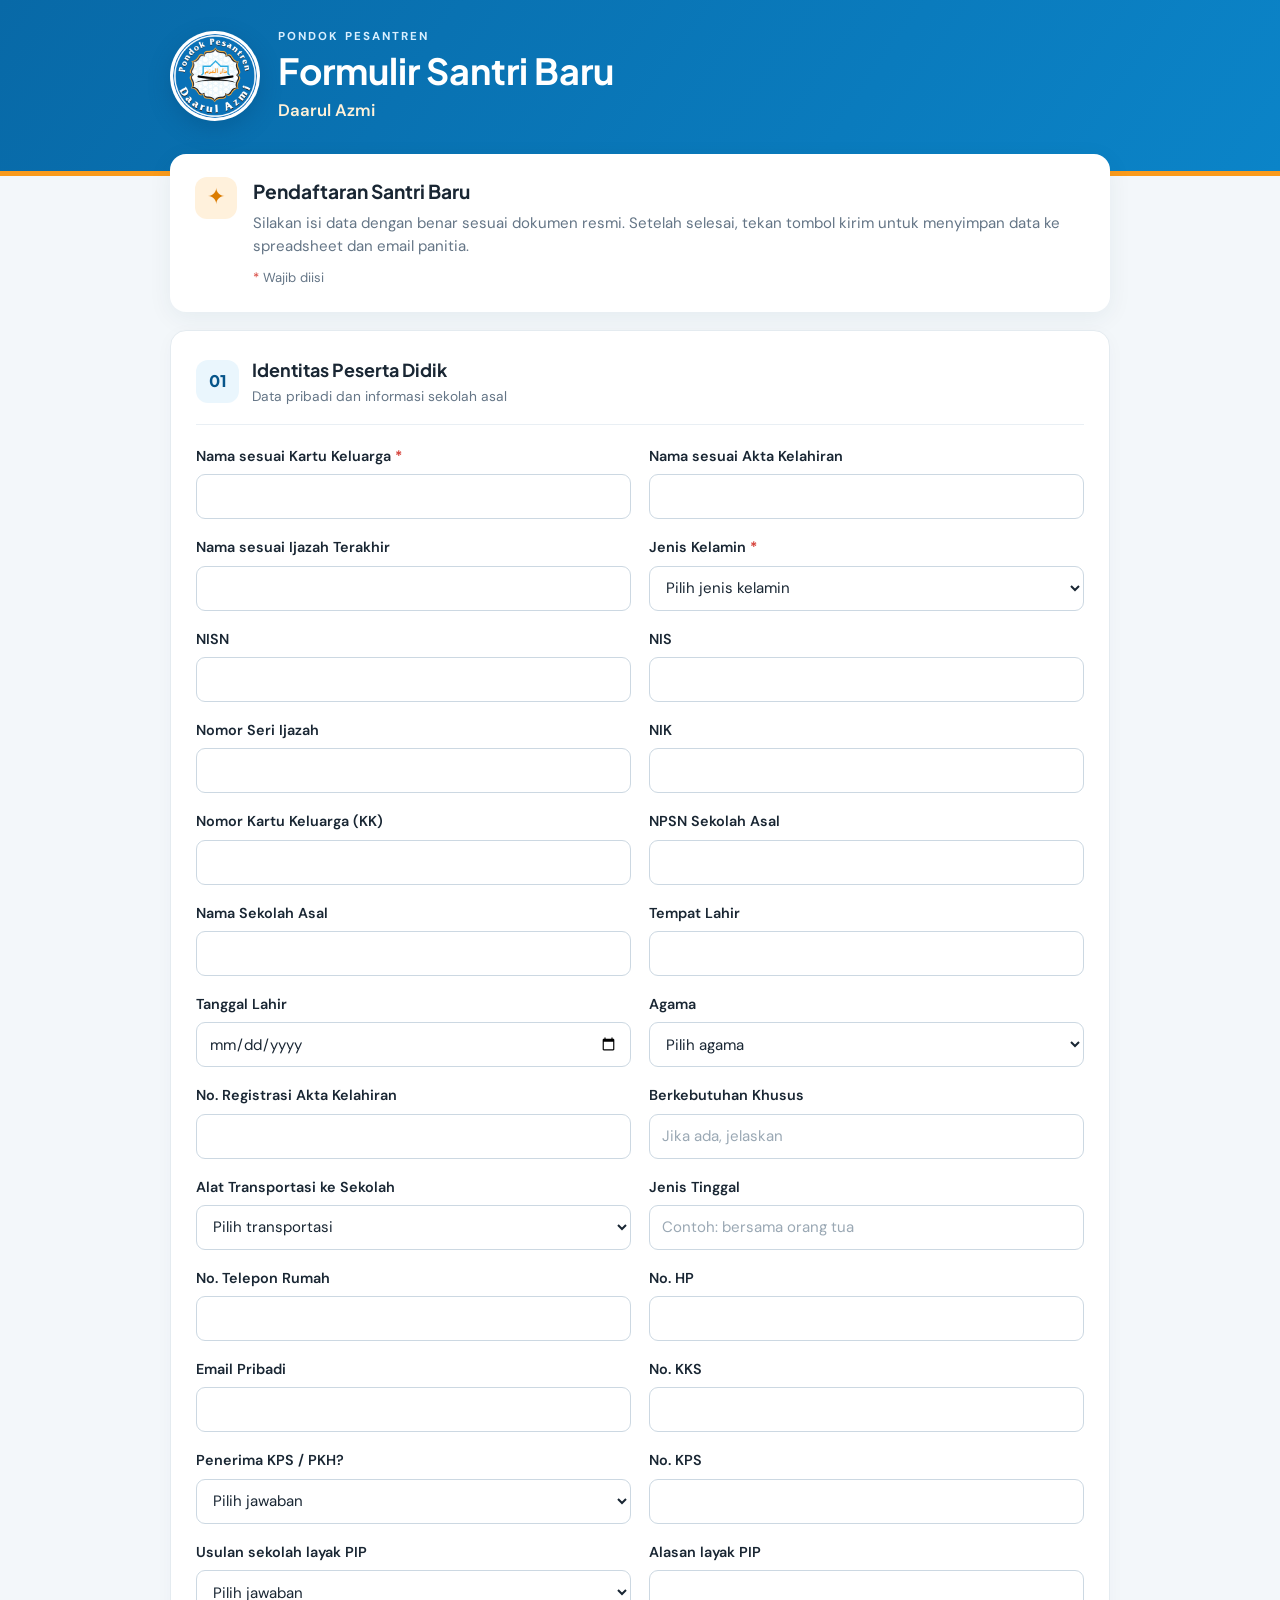
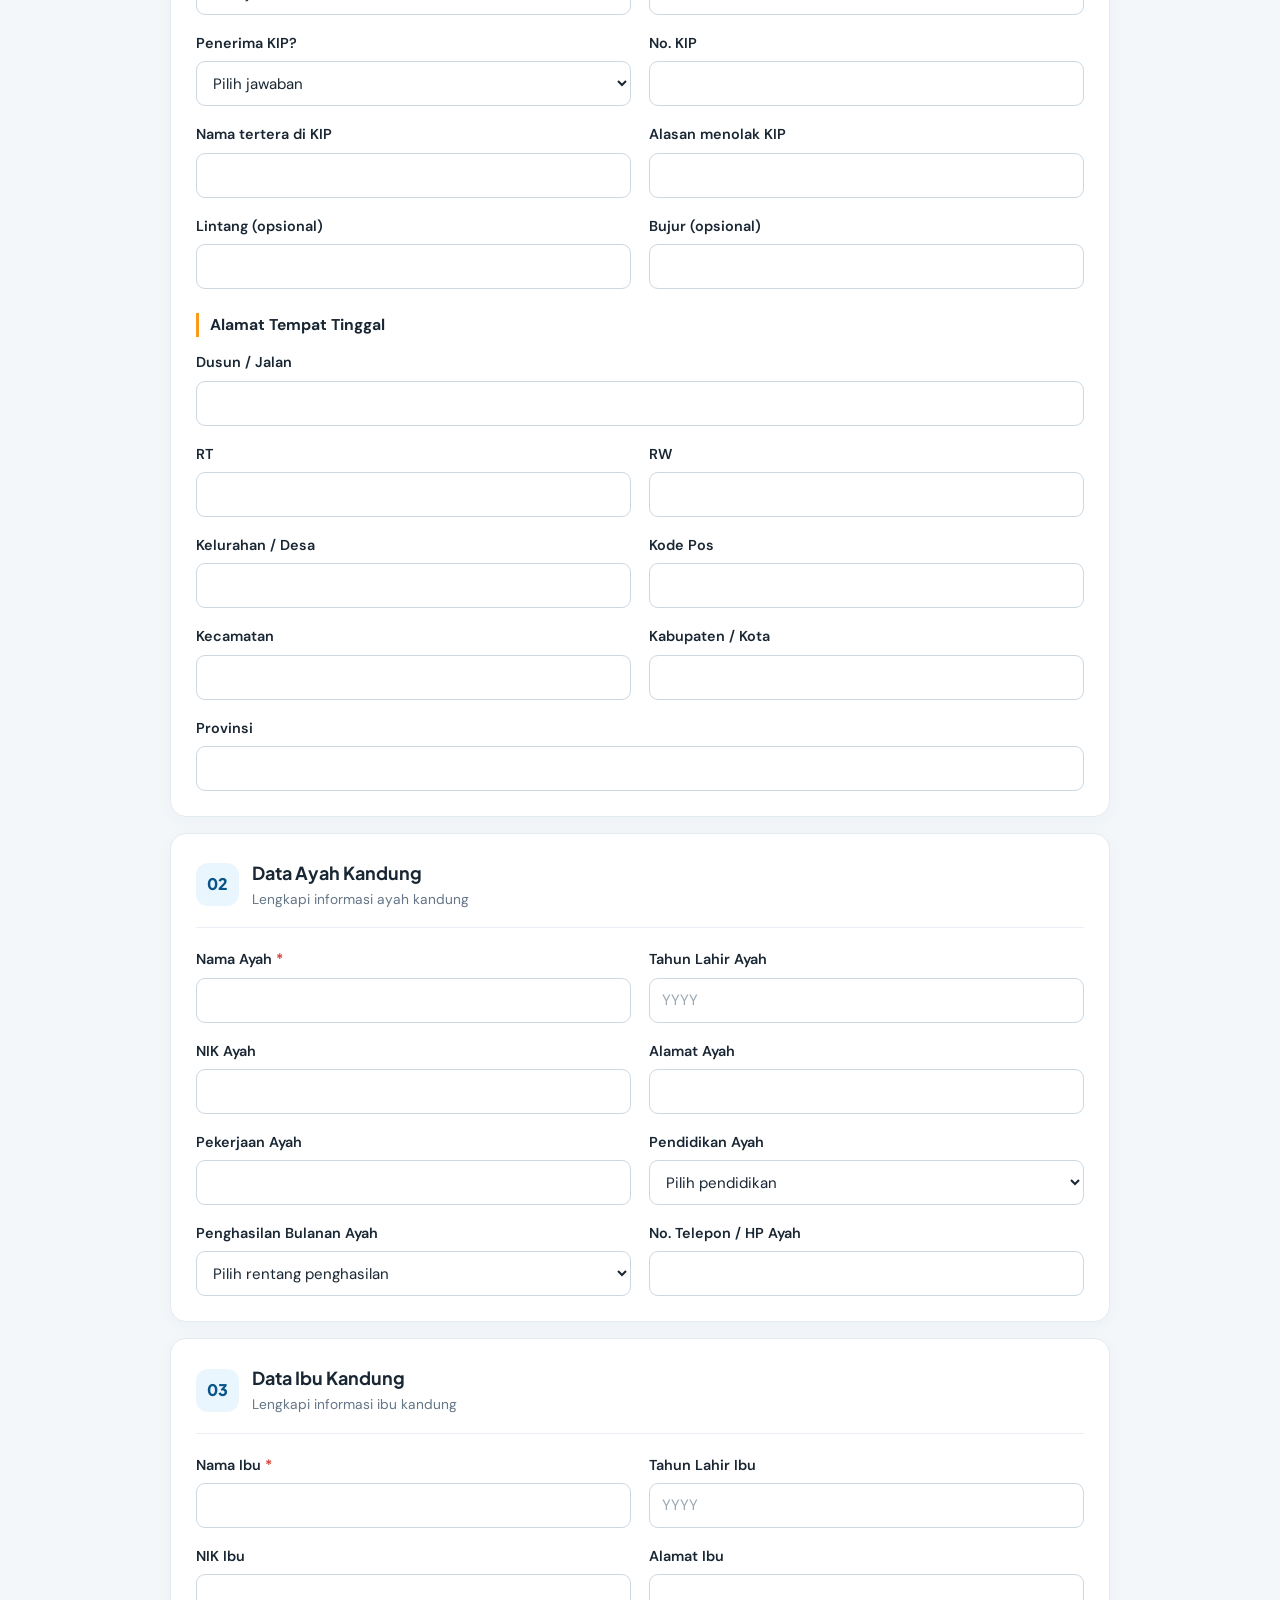
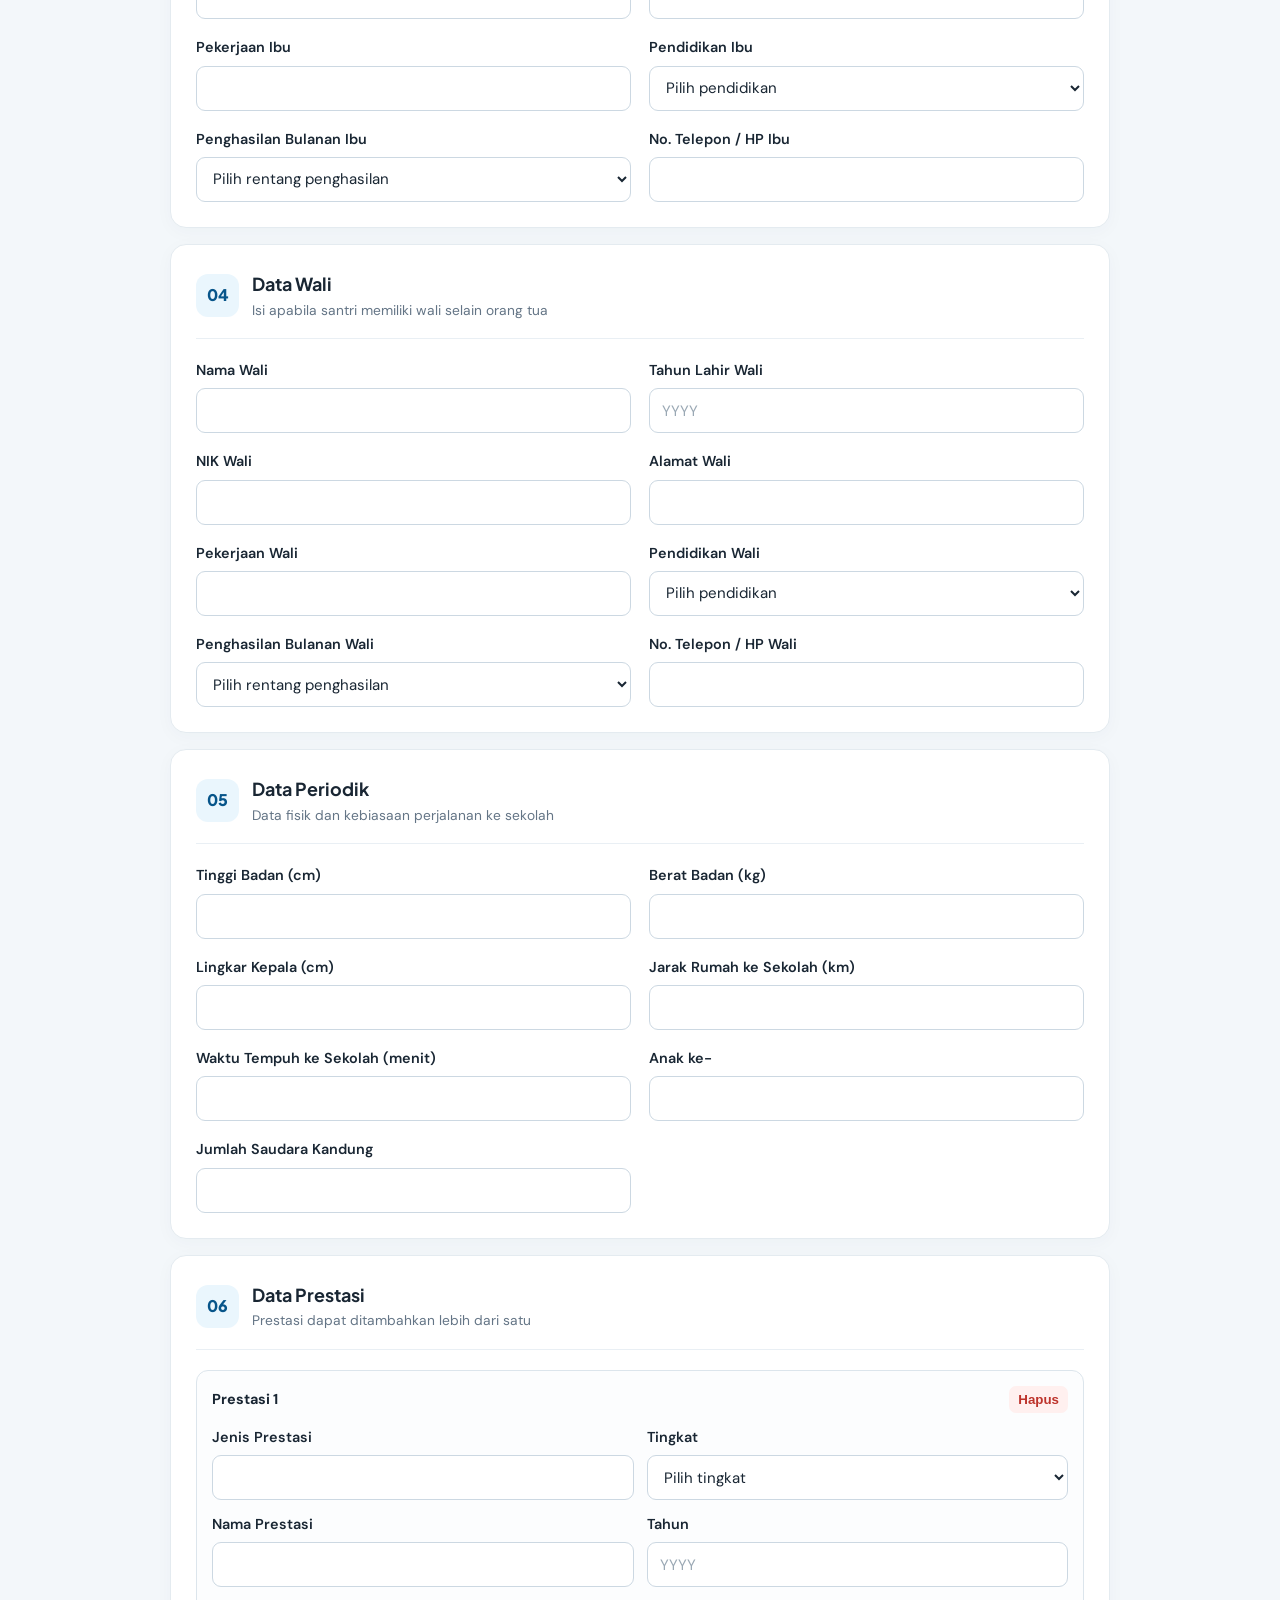
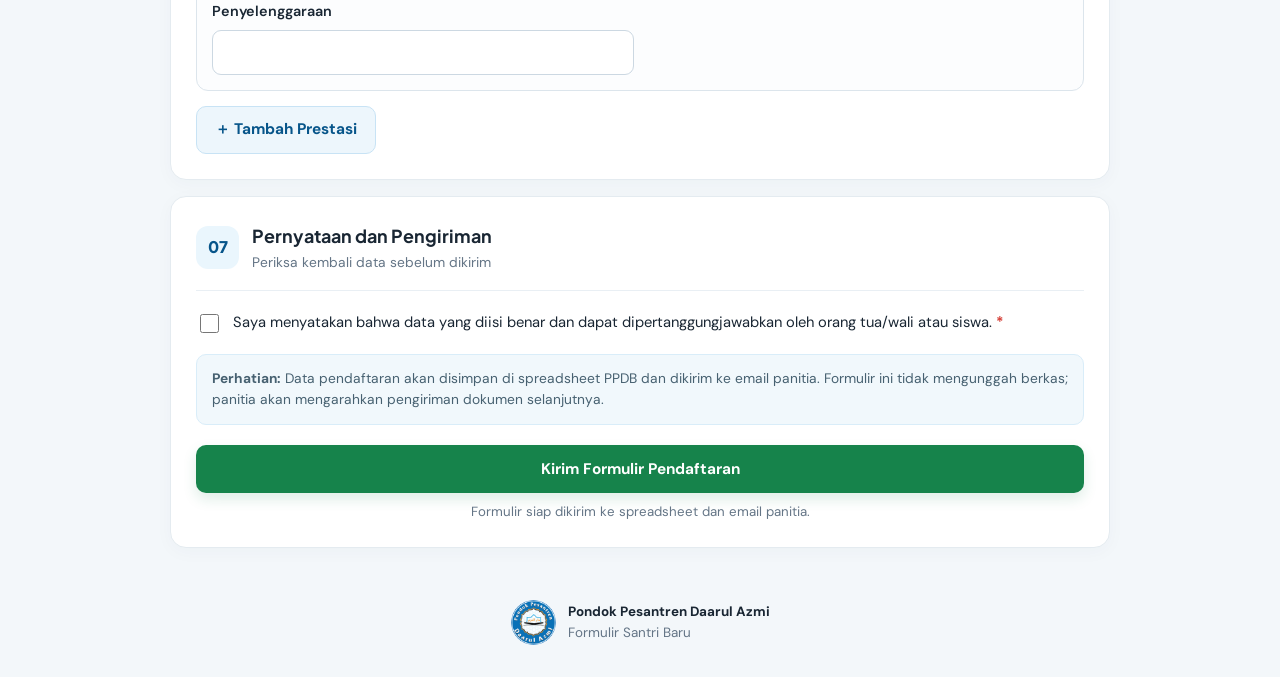
<file: index.html>
<!doctype html>
<html lang="id">
<head>
  <meta charset="utf-8">
  <meta name="viewport" content="width=device-width, initial-scale=1">
  <meta name="theme-color" content="#0877b9">
  <meta name="description" content="Formulir pendaftaran santri baru Pondok Pesantren Daarul Azmi. Data dikirim ke spreadsheet dan email panitia.">
  <link rel="canonical" href="https://form.daarulazmi.ponpes.id/">
  <meta property="og:type" content="website">
  <meta property="og:locale" content="id_ID">
  <meta property="og:site_name" content="Pondok Pesantren Daarul Azmi">
  <meta property="og:title" content="Formulir Santri Baru | Daarul Azmi">
  <meta property="og:description" content="Formulir pendaftaran santri baru Pondok Pesantren Daarul Azmi. Data dikirim ke spreadsheet dan email panitia.">
  <meta property="og:url" content="https://form.daarulazmi.ponpes.id/">
  <meta property="og:image" content="https://form.daarulazmi.ponpes.id/assets/social-preview.png">
  <meta property="og:image:width" content="1200">
  <meta property="og:image:height" content="630">
  <meta property="og:image:alt" content="Pratinjau formulir pendaftaran santri baru Pondok Pesantren Daarul Azmi">
  <meta name="twitter:card" content="summary_large_image">
  <meta name="twitter:title" content="Formulir Santri Baru | Daarul Azmi">
  <meta name="twitter:description" content="Formulir pendaftaran santri baru Pondok Pesantren Daarul Azmi. Data dikirim ke spreadsheet dan email panitia.">
  <meta name="twitter:image" content="https://form.daarulazmi.ponpes.id/assets/social-preview.png">
  <title>Formulir Santri Baru | Daarul Azmi</title>
  <link rel="icon" href="assets/logo-daarul-azmi.png">
  <link rel="stylesheet" href="style.css">
</head>
<body>
  <header class="site-header">
    <div class="brand">
      <img src="assets/logo-daarul-azmi.png" alt="Logo Pondok Pesantren Daarul Azmi" class="brand-logo">
      <div>
        <p class="eyebrow">PONDOK PESANTREN</p>
        <h1>Formulir Santri Baru</h1>
        <p class="brand-subtitle">Daarul Azmi</p>
      </div>
    </div>
  </header>

  <main class="page-wrap">
    <section class="intro">
      <span class="intro-icon" aria-hidden="true">✦</span>
      <div>
        <h2>Pendaftaran Santri Baru</h2>
        <p>Silakan isi data dengan benar sesuai dokumen resmi. Setelah selesai, tekan tombol kirim untuk menyimpan data ke spreadsheet dan email panitia.</p>
        <p class="required-note"><span>*</span> Wajib diisi</p>
      </div>
    </section>

    <form id="santriForm" action="" method="POST" target="_blank" rel="noopener">
      <div aria-hidden="true" style="position:absolute;left:-10000px;width:1px;height:1px;overflow:hidden">
        <label for="website">Jangan isi kolom ini</label>
        <input type="text" name="website" id="website" tabindex="-1" autocomplete="off">
      </div>
      <section class="form-section">
        <div class="section-heading"><span>01</span><div><h2>Identitas Peserta Didik</h2><p>Data pribadi dan informasi sekolah asal</p></div></div>
        <div class="form-grid">
          <label class="field"><span>Nama sesuai Kartu Keluarga <b>*</b></span><input name="nama_kk" required autocomplete="name"></label>
          <label class="field"><span>Nama sesuai Akta Kelahiran</span><input name="nama_akta"></label>
          <label class="field"><span>Nama sesuai Ijazah Terakhir</span><input name="nama_ijazah"></label>
          <label class="field"><span>Jenis Kelamin <b>*</b></span><select name="jenis_kelamin" required><option value="">Pilih jenis kelamin</option><option>Laki-laki</option><option>Perempuan</option></select></label>
          <label class="field"><span>NISN</span><input name="nisn" inputmode="numeric"></label>
          <label class="field"><span>NIS</span><input name="nis" inputmode="numeric"></label>
          <label class="field"><span>Nomor Seri Ijazah</span><input name="nomor_ijazah"></label>
          <label class="field"><span>NIK</span><input name="nik" inputmode="numeric" maxlength="16"></label>
          <label class="field"><span>Nomor Kartu Keluarga (KK)</span><input name="no_kk" inputmode="numeric" maxlength="16"></label>
          <label class="field"><span>NPSN Sekolah Asal</span><input name="npsn"></label>
          <label class="field"><span>Nama Sekolah Asal</span><input name="sekolah_asal"></label>
          <label class="field"><span>Tempat Lahir</span><input name="tempat_lahir"></label>
          <label class="field"><span>Tanggal Lahir</span><input name="tanggal_lahir" type="date"></label>
          <label class="field"><span>Agama</span><select name="agama"><option value="">Pilih agama</option><option>Islam</option><option>Kristen</option><option>Katolik</option><option>Hindu</option><option>Buddha</option><option>Konghucu</option><option>Lainnya</option></select></label>
          <label class="field"><span>No. Registrasi Akta Kelahiran</span><input name="registrasi_akta"></label>
          <label class="field"><span>Berkebutuhan Khusus</span><input name="kebutuhan_khusus" placeholder="Jika ada, jelaskan"></label>
          <label class="field"><span>Alat Transportasi ke Sekolah</span><select name="transportasi"><option value="">Pilih transportasi</option><option>Jalan kaki</option><option>Sepeda</option><option>Sepeda motor</option><option>Mobil pribadi</option><option>Angkutan umum</option><option>Diantar</option><option>Lainnya</option></select></label>
          <label class="field"><span>Jenis Tinggal</span><input name="jenis_tinggal" placeholder="Contoh: bersama orang tua"></label>
          <label class="field"><span>No. Telepon Rumah</span><input name="telepon_rumah" inputmode="tel"></label>
          <label class="field"><span>No. HP</span><input name="hp_santri" inputmode="tel"></label>
          <label class="field"><span>Email Pribadi</span><input name="email" type="email"></label>
          <label class="field"><span>No. KKS</span><input name="no_kks"></label>
          <label class="field"><span>Penerima KPS / PKH?</span><select name="penerima_kps_pkh"><option value="">Pilih jawaban</option><option>Ya</option><option>Tidak</option></select></label>
          <label class="field"><span>No. KPS</span><input name="no_kps"></label>
          <label class="field"><span>Usulan sekolah layak PIP</span><select name="usulan_pip"><option value="">Pilih jawaban</option><option>Ya</option><option>Tidak</option></select></label>
          <label class="field"><span>Alasan layak PIP</span><input name="alasan_pip"></label>
          <label class="field"><span>Penerima KIP?</span><select name="penerima_kip"><option value="">Pilih jawaban</option><option>Ya</option><option>Tidak</option></select></label>
          <label class="field"><span>No. KIP</span><input name="no_kip"></label>
          <label class="field"><span>Nama tertera di KIP</span><input name="nama_kip"></label>
          <label class="field"><span>Alasan menolak KIP</span><input name="alasan_menolak_kip"></label>
          <label class="field"><span>Lintang (opsional)</span><input name="lintang"></label>
          <label class="field"><span>Bujur (opsional)</span><input name="bujur"></label>
        </div>

        <h3 class="subsection-title">Alamat Tempat Tinggal</h3>
        <div class="form-grid">
          <label class="field full"><span>Dusun / Jalan</span><input name="alamat_jalan" autocomplete="street-address"></label>
          <label class="field"><span>RT</span><input name="rt" inputmode="numeric"></label>
          <label class="field"><span>RW</span><input name="rw" inputmode="numeric"></label>
          <label class="field"><span>Kelurahan / Desa</span><input name="desa"></label>
          <label class="field"><span>Kode Pos</span><input name="kode_pos" inputmode="numeric" maxlength="5"></label>
          <label class="field"><span>Kecamatan</span><input name="kecamatan"></label>
          <label class="field"><span>Kabupaten / Kota</span><input name="kabupaten_kota"></label>
          <label class="field full"><span>Provinsi</span><input name="provinsi"></label>
        </div>
      </section>

      <section class="form-section">
        <div class="section-heading"><span>02</span><div><h2>Data Ayah Kandung</h2><p>Lengkapi informasi ayah kandung</p></div></div>
        <div class="form-grid">
          <label class="field"><span>Nama Ayah <b>*</b></span><input name="nama_ayah" required></label>
          <label class="field"><span>Tahun Lahir Ayah</span><input name="tahun_lahir_ayah" inputmode="numeric" maxlength="4" placeholder="YYYY"></label>
          <label class="field"><span>NIK Ayah</span><input name="nik_ayah" inputmode="numeric" maxlength="16"></label>
          <label class="field"><span>Alamat Ayah</span><input name="alamat_ayah"></label>
          <label class="field"><span>Pekerjaan Ayah</span><input name="pekerjaan_ayah"></label>
          <label class="field"><span>Pendidikan Ayah</span><select name="pendidikan_ayah"><option value="">Pilih pendidikan</option><option>Tidak sekolah</option><option>SD/Sederajat</option><option>SMP/Sederajat</option><option>SMA/SMK/Sederajat</option><option>D1/D2/D3</option><option>S1/D4</option><option>S2</option><option>S3</option></select></label>
          <label class="field"><span>Penghasilan Bulanan Ayah</span><select name="penghasilan_ayah"><option value="">Pilih rentang penghasilan</option><option>Tidak berpenghasilan</option><option>Di bawah Rp1.000.000</option><option>Rp1.000.000–Rp2.000.000</option><option>Rp2.000.001–Rp3.000.000</option><option>Rp3.000.001–Rp5.000.000</option><option>Di atas Rp5.000.000</option></select></label>
          <label class="field"><span>No. Telepon / HP Ayah</span><input name="hp_ayah" inputmode="tel"></label>
        </div>
      </section>

      <section class="form-section">
        <div class="section-heading"><span>03</span><div><h2>Data Ibu Kandung</h2><p>Lengkapi informasi ibu kandung</p></div></div>
        <div class="form-grid">
          <label class="field"><span>Nama Ibu <b>*</b></span><input name="nama_ibu" required></label>
          <label class="field"><span>Tahun Lahir Ibu</span><input name="tahun_lahir_ibu" inputmode="numeric" maxlength="4" placeholder="YYYY"></label>
          <label class="field"><span>NIK Ibu</span><input name="nik_ibu" inputmode="numeric" maxlength="16"></label>
          <label class="field"><span>Alamat Ibu</span><input name="alamat_ibu"></label>
          <label class="field"><span>Pekerjaan Ibu</span><input name="pekerjaan_ibu"></label>
          <label class="field"><span>Pendidikan Ibu</span><select name="pendidikan_ibu"><option value="">Pilih pendidikan</option><option>Tidak sekolah</option><option>SD/Sederajat</option><option>SMP/Sederajat</option><option>SMA/SMK/Sederajat</option><option>D1/D2/D3</option><option>S1/D4</option><option>S2</option><option>S3</option></select></label>
          <label class="field"><span>Penghasilan Bulanan Ibu</span><select name="penghasilan_ibu"><option value="">Pilih rentang penghasilan</option><option>Tidak berpenghasilan</option><option>Di bawah Rp1.000.000</option><option>Rp1.000.000–Rp2.000.000</option><option>Rp2.000.001–Rp3.000.000</option><option>Rp3.000.001–Rp5.000.000</option><option>Di atas Rp5.000.000</option></select></label>
          <label class="field"><span>No. Telepon / HP Ibu</span><input name="hp_ibu" inputmode="tel"></label>
        </div>
      </section>

      <section class="form-section">
        <div class="section-heading"><span>04</span><div><h2>Data Wali</h2><p>Isi apabila santri memiliki wali selain orang tua</p></div></div>
        <div class="form-grid">
          <label class="field"><span>Nama Wali</span><input name="nama_wali"></label>
          <label class="field"><span>Tahun Lahir Wali</span><input name="tahun_lahir_wali" inputmode="numeric" maxlength="4" placeholder="YYYY"></label>
          <label class="field"><span>NIK Wali</span><input name="nik_wali" inputmode="numeric" maxlength="16"></label>
          <label class="field"><span>Alamat Wali</span><input name="alamat_wali"></label>
          <label class="field"><span>Pekerjaan Wali</span><input name="pekerjaan_wali"></label>
          <label class="field"><span>Pendidikan Wali</span><select name="pendidikan_wali"><option value="">Pilih pendidikan</option><option>Tidak sekolah</option><option>SD/Sederajat</option><option>SMP/Sederajat</option><option>SMA/SMK/Sederajat</option><option>D1/D2/D3</option><option>S1/D4</option><option>S2</option><option>S3</option></select></label>
          <label class="field"><span>Penghasilan Bulanan Wali</span><select name="penghasilan_wali"><option value="">Pilih rentang penghasilan</option><option>Tidak berpenghasilan</option><option>Di bawah Rp1.000.000</option><option>Rp1.000.000–Rp2.000.000</option><option>Rp2.000.001–Rp3.000.000</option><option>Rp3.000.001–Rp5.000.000</option><option>Di atas Rp5.000.000</option></select></label>
          <label class="field"><span>No. Telepon / HP Wali</span><input name="hp_wali" inputmode="tel"></label>
        </div>
      </section>

      <section class="form-section">
        <div class="section-heading"><span>05</span><div><h2>Data Periodik</h2><p>Data fisik dan kebiasaan perjalanan ke sekolah</p></div></div>
        <div class="form-grid">
          <label class="field"><span>Tinggi Badan (cm)</span><input name="tinggi_badan" type="number" min="0"></label>
          <label class="field"><span>Berat Badan (kg)</span><input name="berat_badan" type="number" min="0" step="0.1"></label>
          <label class="field"><span>Lingkar Kepala (cm)</span><input name="lingkar_kepala" type="number" min="0"></label>
          <label class="field"><span>Jarak Rumah ke Sekolah (km)</span><input name="jarak_sekolah" type="number" min="0" step="0.1"></label>
          <label class="field"><span>Waktu Tempuh ke Sekolah (menit)</span><input name="waktu_tempuh" type="number" min="0"></label>
          <label class="field"><span>Anak ke-</span><input name="anak_ke" type="number" min="1"></label>
          <label class="field"><span>Jumlah Saudara Kandung</span><input name="jumlah_saudara" type="number" min="0"></label>
        </div>
      </section>

      <section class="form-section">
        <div class="section-heading"><span>06</span><div><h2>Data Prestasi</h2><p>Prestasi dapat ditambahkan lebih dari satu</p></div></div>
        <div id="prestasiList" class="achievement-list"></div>
        <button type="button" class="button button-secondary" id="addPrestasi">＋ Tambah Prestasi</button>
      </section>

      <section class="form-section">
        <div class="section-heading"><span>07</span><div><h2>Pernyataan dan Pengiriman</h2><p>Periksa kembali data sebelum dikirim</p></div></div>
        <label class="consent">
          <input type="checkbox" name="persetujuan" id="persetujuan" required>
          <span>Saya menyatakan bahwa data yang diisi benar dan dapat dipertanggungjawabkan oleh orang tua/wali atau siswa. <b>*</b></span>
        </label>
        <div class="privacy-note"><strong>Perhatian:</strong> Data pendaftaran akan disimpan di spreadsheet PPDB dan dikirim ke email panitia. Formulir ini tidak mengunggah berkas; panitia akan mengarahkan pengiriman dokumen selanjutnya.</div>
        <button type="submit" class="button button-whatsapp" disabled>Kirim Formulir Pendaftaran</button>
        <p class="form-footnote" id="submitStatus" role="status" aria-live="polite">Pengiriman belum aktif. Panitia perlu memasang URL Apps Script terlebih dahulu.</p>
      </section>
    </form>
  </main>

  <footer class="site-footer">
    <img src="assets/logo-daarul-azmi.png" alt="" aria-hidden="true">
    <p><strong>Pondok Pesantren Daarul Azmi</strong><br>Formulir Santri Baru</p>
  </footer>
  <script src="script.js"></script>
</body>
</html>
</file>
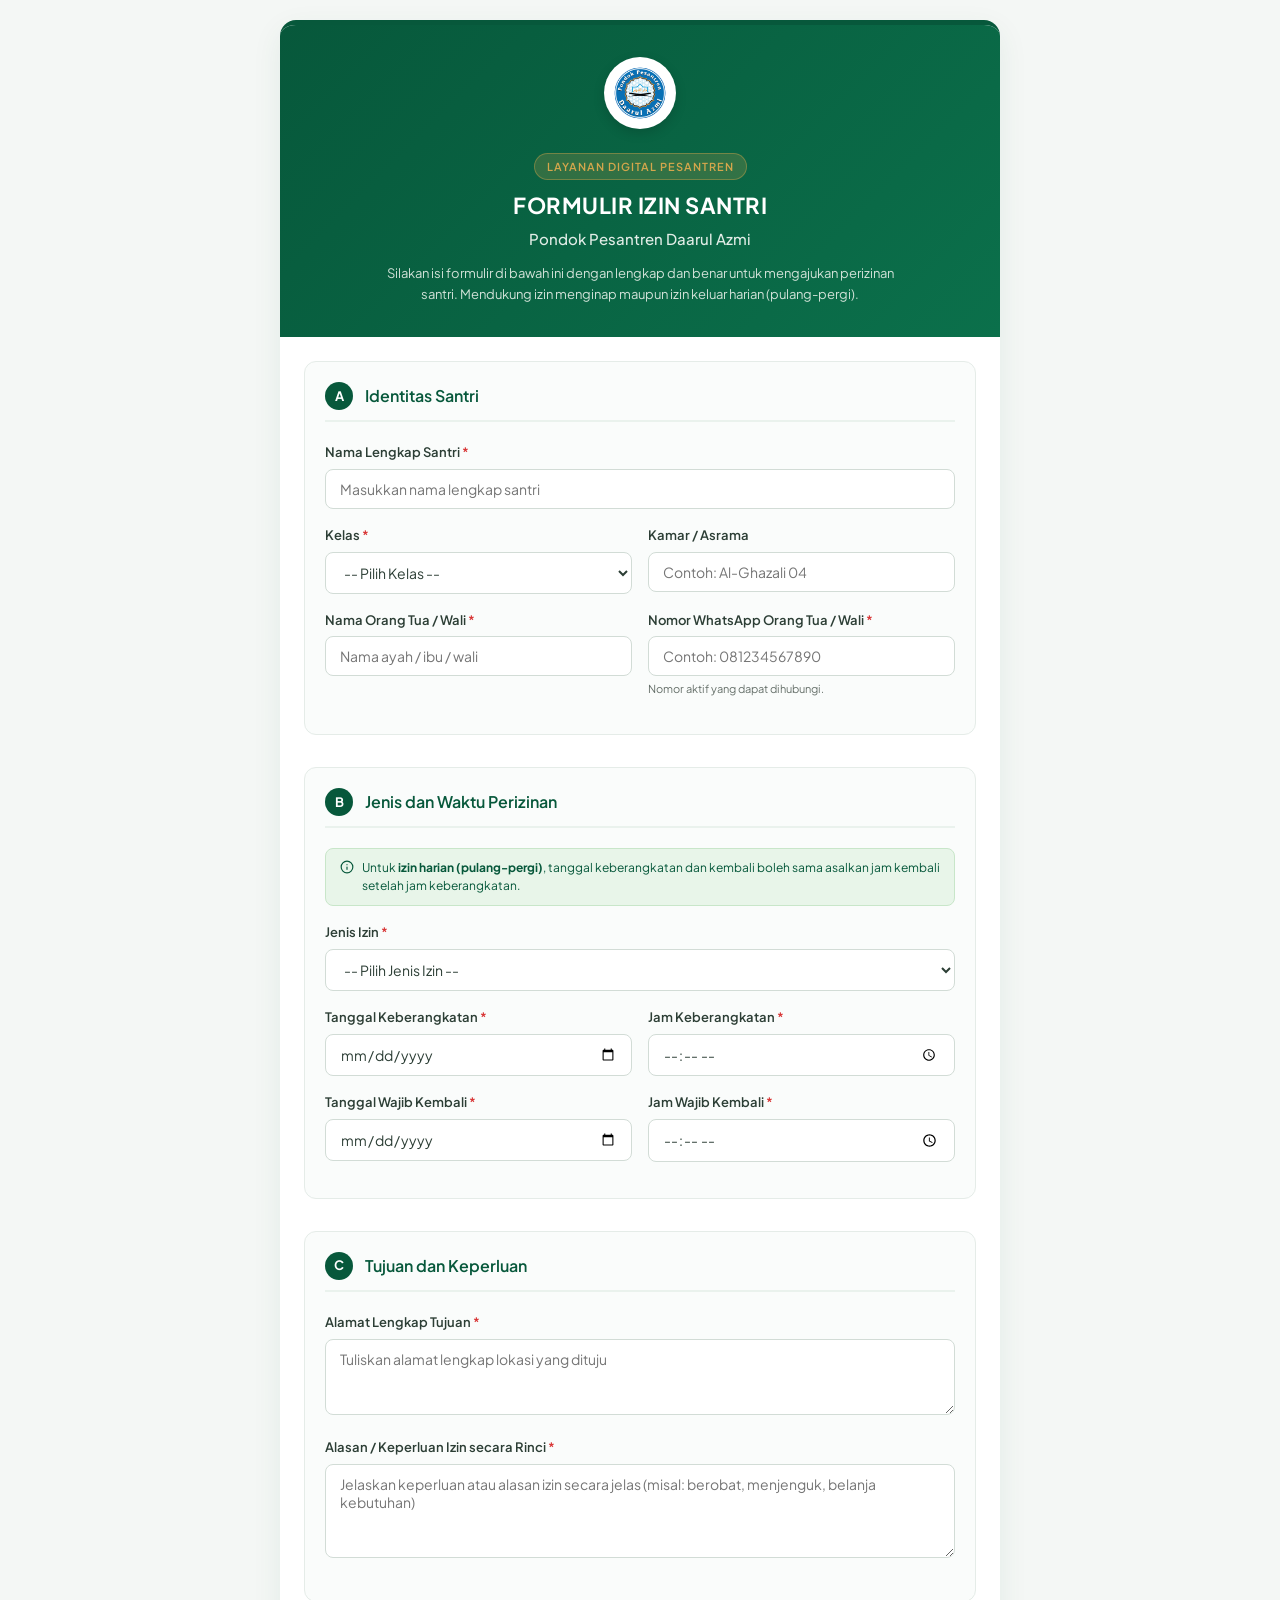
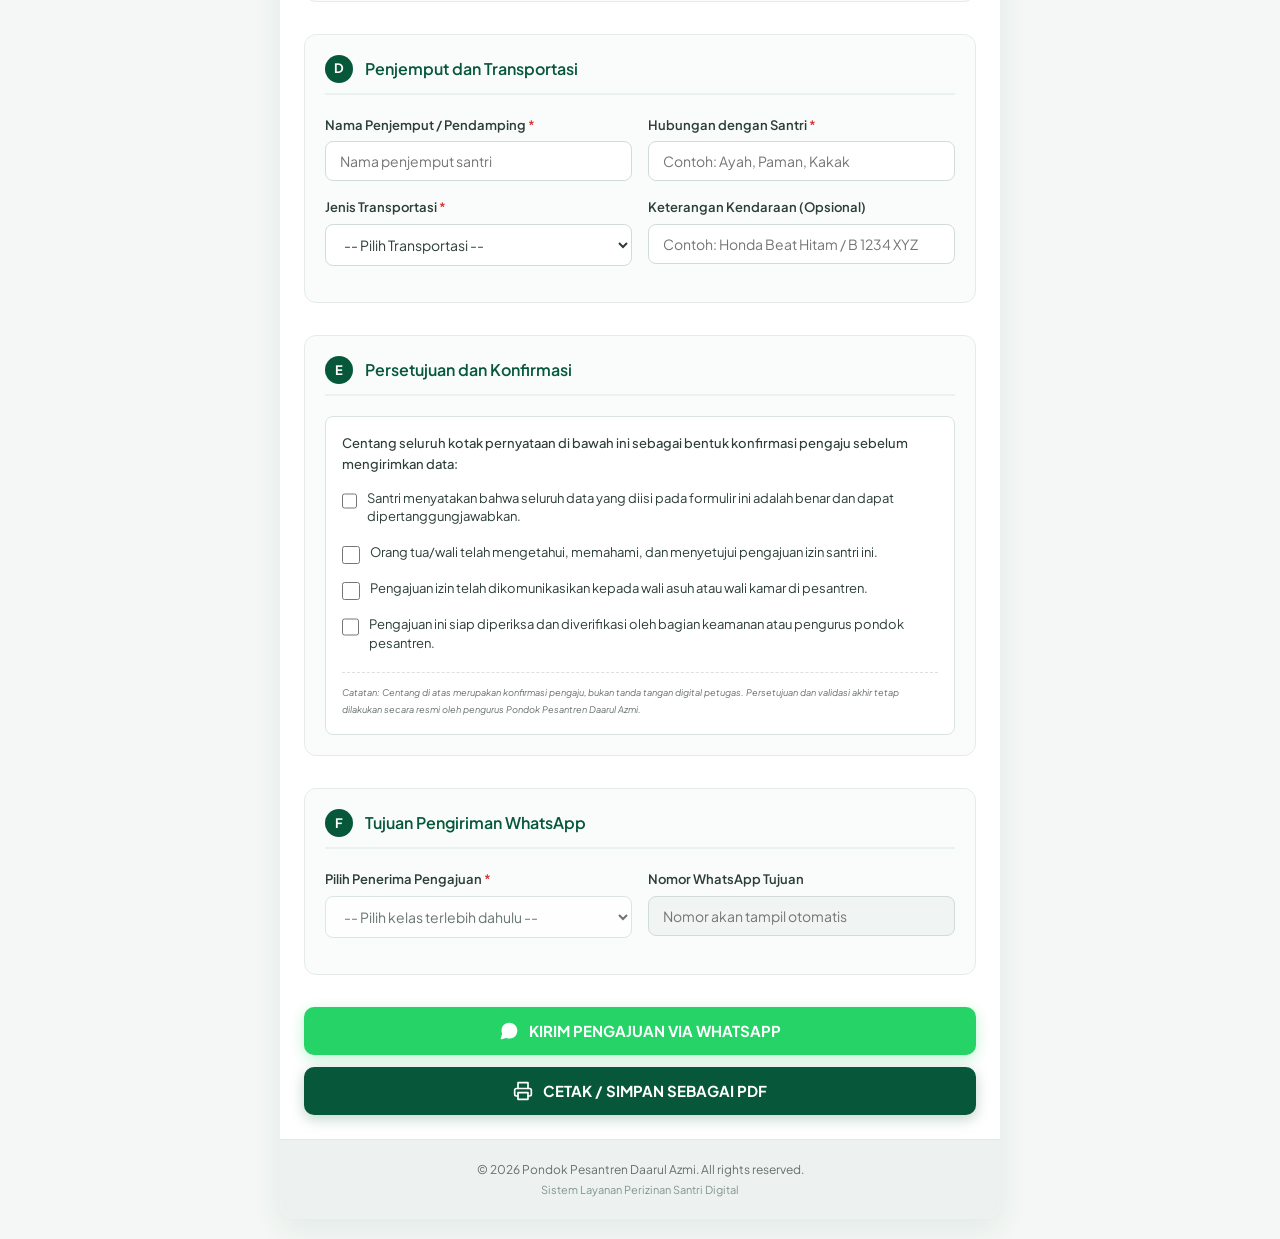
<file: izin/index.html>
<!DOCTYPE html>
<html lang="id">
<head>
    <meta charset="UTF-8">
    <meta name="viewport" content="width=device-width, initial-scale=1.0">
    <title>Formulir Izin Santri - Pondok Pesantren Daarul Azmi</title>
    <!-- Favicon -->
    <link rel="icon" type="image/png" href="assets/favicon.png">
    <!-- Open Graph / OG Tags untuk WhatsApp Preview -->
    <meta property="og:title" content="Formulir Izin Santri - Pondok Pesantren Daarul Azmi">
    <meta property="og:description" content="Ajukan izin santri secara online. Formulir digital perizinan santri Pondok Pesantren Daarul Azmi.">
    <meta property="og:image" content="https://form.daarulazmi.ponpes.id/izin/assets/izin-social-preview.jpg">
    <meta property="og:image:width" content="1200">
    <meta property="og:image:height" content="630">
    <meta property="og:image:alt" content="Formulir Izin Santri Pondok Pesantren Daarul Azmi">
    <meta property="og:url" content="https://form.daarulazmi.ponpes.id/izin/">
    <meta property="og:type" content="website">
    <meta property="og:site_name" content="Pondok Pesantren Daarul Azmi">
    <!-- Twitter Card -->
    <meta name="twitter:card" content="summary_large_image">
    <meta name="twitter:title" content="Formulir Izin Santri - Pondok Pesantren Daarul Azmi">
    <meta name="twitter:description" content="Ajukan izin santri secara online. Formulir digital perizinan santri Pondok Pesantren Daarul Azmi.">
    <meta name="twitter:image" content="https://form.daarulazmi.ponpes.id/izin/assets/izin-social-preview.jpg">
    <!-- Google Fonts -->
    <link rel="preconnect" href="https://fonts.googleapis.com">
    <link rel="preconnect" href="https://fonts.gstatic.com" crossorigin>
    <link href="https://fonts.googleapis.com/css2?family=Plus+Jakarta+Sans:wght@400;500;600;700&display=swap" rel="stylesheet">
    <!-- CSS Utama -->
    <link rel="stylesheet" href="css/style.css">
</head>
<body>
<div class="app-container">
    <!-- Header Section -->
    <header class="app-header">
        <div class="logo-container">
            <img src="assets/logo-daarulazmi.png" alt="Logo Pondok Pesantren Daarul Azmi" class="app-logo">
        </div>
        <div class="header-text">
            <span class="badge-sub">Layanan Digital Pesantren</span>
            <h1>FORMULIR IZIN SANTRI</h1>
            <h2>Pondok Pesantren Daarul Azmi</h2>
            <p>Silakan isi formulir di bawah ini dengan lengkap dan benar untuk mengajukan perizinan santri. Mendukung izin menginap maupun izin keluar harian (pulang-pergi).</p>
        </div>
    </header>

    <!-- Main Form -->
    <main>
        <form id="formIzinSantri" class="permission-form" novalidate>

            <!-- BAGIAN A: IDENTITAS SANTRI -->
            <section class="form-section">
                <div class="section-title">
                    <span class="step-number">A</span>
                    <h3>Identitas Santri</h3>
                </div>

                <div class="form-group">
                    <label for="namaSantri">Nama Lengkap Santri <span class="required">*</span></label>
                    <input type="text" id="namaSantri" name="namaSantri" placeholder="Masukkan nama lengkap santri" required>
                    <div class="error-message" id="err-namaSantri">Nama lengkap santri wajib diisi.</div>
                </div>

                <div class="form-row">
                    <div class="form-group">
                        <label for="kelasSantri">Kelas <span class="required">*</span></label>
                        <select id="kelasSantri" name="kelasSantri" required>
                            <option value="">-- Pilih Kelas --</option>
                            <!-- Dimuat dinamis dari config.js -->
                        </select>
                        <div class="error-message" id="err-kelasSantri">Silakan pilih kelas santri.</div>
                    </div>

                    <div class="form-group">
                        <label for="kamarSantri">Kamar / Asrama</label>
                        <input type="text" id="kamarSantri" name="kamarSantri" placeholder="Contoh: Al-Ghazali 04">
                    </div>
                </div>

                <div class="form-row">
                    <div class="form-group">
                        <label for="namaWali">Nama Orang Tua / Wali <span class="required">*</span></label>
                        <input type="text" id="namaWali" name="namaWali" placeholder="Nama ayah / ibu / wali" required>
                        <div class="error-message" id="err-namaWali">Nama orang tua/wali wajib diisi.</div>
                    </div>

                    <div class="form-group">
                        <label for="noWaWali">Nomor WhatsApp Orang Tua / Wali <span class="required">*</span></label>
                        <input type="tel" id="noWaWali" name="noWaWali" placeholder="Contoh: 081234567890" required>
                        <small class="form-hint">Nomor aktif yang dapat dihubungi.</small>
                        <div class="error-message" id="err-noWaWali">Nomor WhatsApp wali wajib diisi.</div>
                    </div>
                </div>
            </section>

            <!-- BAGIAN B: JENIS DAN WAKTU PERIZINAN -->
            <section class="form-section">
                <div class="section-title">
                    <span class="step-number">B</span>
                    <h3>Jenis dan Waktu Perizinan</h3>
                </div>
                <div class="section-hint">
                    <svg width="14" height="14" viewBox="0 0 24 24" fill="none" stroke="currentColor" stroke-width="2" stroke-linecap="round" stroke-linejoin="round"><circle cx="12" cy="12" r="10"></circle><line x1="12" y1="16" x2="12" y2="12"></line><line x1="12" y1="8" x2="12.01" y2="8"></line></svg>
                    <span>Untuk <strong>izin harian (pulang-pergi)</strong>, tanggal keberangkatan dan kembali boleh sama asalkan jam kembali setelah jam keberangkatan.</span>
                </div>

                <div class="form-group">
                    <label for="jenisIzin">Jenis Izin <span class="required">*</span></label>
                    <select id="jenisIzin" name="jenisIzin" required>
                        <option value="">-- Pilih Jenis Izin --</option>
                        <option value="Pulang sementara">Pulang sementara</option>
                        <option value="Izin keluar harian">Izin keluar harian</option>
                        <option value="Izin sakit">Izin sakit</option>
                        <option value="Izin acara keluarga">Izin acara keluarga</option>
                    </select>
                    <div class="info-hint" id="hintIzinHarian" style="display:none;">
                        <svg width="16" height="16" viewBox="0 0 24 24" fill="none" stroke="currentColor" stroke-width="2" stroke-linecap="round" stroke-linejoin="round"><circle cx="12" cy="12" r="10"></circle><line x1="12" y1="16" x2="12" y2="12"></line><line x1="12" y1="8" x2="12.01" y2="8"></line></svg>
                        <span><strong>Izin harian (pulang-pergi):</strong> Tanggal keberangkatan dan kembali boleh sama. Pastikan jam kembali lebih besar dari jam keberangkatan.</span>
                    </div>
                    <div class="error-message" id="err-jenisIzin">Pilih jenis izin yang diajukan.</div>
                </div>

                <div class="form-row">
                    <div class="form-group">
                        <label for="tglBerangkat">Tanggal Keberangkatan <span class="required">*</span></label>
                        <input type="date" id="tglBerangkat" name="tglBerangkat" required>
                        <div class="error-message" id="err-tglBerangkat">Tanggal keberangkatan wajib diisi.</div>
                    </div>

                    <div class="form-group">
                        <label for="jamBerangkat">Jam Keberangkatan <span class="required">*</span></label>
                        <input type="time" id="jamBerangkat" name="jamBerangkat" required>
                        <div class="error-message" id="err-jamBerangkat">Jam keberangkatan wajib diisi.</div>
                    </div>
                </div>

                <div class="form-row">
                    <div class="form-group">
                        <label for="tglKembali">Tanggal Wajib Kembali <span class="required">*</span></label>
                        <input type="date" id="tglKembali" name="tglKembali" required>
                        <div class="error-message" id="err-tglKembali">Tanggal kembali tidak boleh lebih awal dari keberangkatan.</div>
                    </div>

                    <div class="form-group">
                        <label for="jamKembali">Jam Wajib Kembali <span class="required">*</span></label>
                        <input type="time" id="jamKembali" name="jamKembali" required>
                        <div class="error-message" id="err-jamKembali">Jam wajib kembali wajib diisi.</div>
                    </div>
                </div>
            </section>

            <!-- BAGIAN C: TUJUAN DAN KEPERLUAN -->
            <section class="form-section">
                <div class="section-title">
                    <span class="step-number">C</span>
                    <h3>Tujuan dan Keperluan</h3>
                </div>

                <div class="form-group">
                    <label for="alamatTujuan">Alamat Lengkap Tujuan <span class="required">*</span></label>
                    <textarea id="alamatTujuan" name="alamatTujuan" rows="3" placeholder="Tuliskan alamat lengkap lokasi yang dituju" required></textarea>
                    <div class="error-message" id="err-alamatTujuan">Alamat tujuan wajib diisi.</div>
                </div>

                <div class="form-group">
                    <label for="alasanIzin">Alasan / Keperluan Izin secara Rinci <span class="required">*</span></label>
                    <textarea id="alasanIzin" name="alasanIzin" rows="4" placeholder="Jelaskan keperluan atau alasan izin secara jelas (misal: berobat, menjenguk, belanja kebutuhan)" required></textarea>
                    <div class="error-message" id="err-alasanIzin">Alasan atau keperluan izin wajib diisi.</div>
                </div>
            </section>

            <!-- BAGIAN D: PENJEMPUT DAN TRANSPORTASI -->
            <section class="form-section">
                <div class="section-title">
                    <span class="step-number">D</span>
                    <h3>Penjemput dan Transportasi</h3>
                </div>

                <div class="form-row">
                    <div class="form-group">
                        <label for="namaPenjemput">Nama Penjemput / Pendamping <span class="required">*</span></label>
                        <input type="text" id="namaPenjemput" name="namaPenjemput" placeholder="Nama penjemput santri" required>
                        <div class="error-message" id="err-namaPenjemput">Nama penjemput wajib diisi.</div>
                    </div>

                    <div class="form-group">
                        <label for="hubunganPenjemput">Hubungan dengan Santri <span class="required">*</span></label>
                        <input type="text" id="hubunganPenjemput" name="hubunganPenjemput" placeholder="Contoh: Ayah, Paman, Kakak" required>
                        <div class="error-message" id="err-hubunganPenjemput">Hubungan dengan santri wajib diisi.</div>
                    </div>
                </div>

                <div class="form-row">
                    <div class="form-group">
                        <label for="jenisTransportasi">Jenis Transportasi <span class="required">*</span></label>
                        <select id="jenisTransportasi" name="jenisTransportasi" required>
                            <option value="">-- Pilih Transportasi --</option>
                            <option value="Sepeda motor">Sepeda motor</option>
                            <option value="Mobil pribadi">Mobil pribadi</option>
                            <option value="Angkutan umum">Angkutan umum</option>
                            <option value="Travel/bus">Travel/bus</option>
                            <option value="Lainnya">Lainnya</option>
                        </select>
                        <div class="error-message" id="err-jenisTransportasi">Pilih jenis transportasi.</div>
                    </div>

                    <div class="form-group">
                        <label for="ketKendaraan">Keterangan Kendaraan (Opsional)</label>
                        <input type="text" id="ketKendaraan" name="ketKendaraan" placeholder="Contoh: Honda Beat Hitam / B 1234 XYZ">
                    </div>
                </div>
            </section>

            <!-- BAGIAN E: PERSETUJUAN DAN KONFIRMASI -->
            <section class="form-section">
                <div class="section-title">
                    <span class="step-number">E</span>
                    <h3>Persetujuan dan Konfirmasi</h3>
                </div>

                <div class="consent-box">
                    <p class="consent-notice">Centang seluruh kotak pernyataan di bawah ini sebagai bentuk konfirmasi pengaju sebelum mengirimkan data:</p>

                    <div class="checkbox-group">
                        <input type="checkbox" id="chkBenar" name="chkBenar" required>
                        <label for="chkBenar">Santri menyatakan bahwa seluruh data yang diisi pada formulir ini adalah benar dan dapat dipertanggungjawabkan.</label>
                    </div>
                    <div class="error-message" id="err-chkBenar">Pernyataan kebenaran data wajib dicentang.</div>

                    <div class="checkbox-group">
                        <input type="checkbox" id="chkSetujuWali" name="chkSetujuWali" required>
                        <label for="chkSetujuWali">Orang tua/wali telah mengetahui, memahami, dan menyetujui pengajuan izin santri ini.</label>
                    </div>
                    <div class="error-message" id="err-chkSetujuWali">Persetujuan orang tua/wali wajib dicentang.</div>

                    <div class="checkbox-group">
                        <input type="checkbox" id="chkKomunikasi" name="chkKomunikasi" required>
                        <label for="chkKomunikasi">Pengajuan izin telah dikomunikasikan kepada wali asuh atau wali kamar di pesantren.</label>
                    </div>
                    <div class="error-message" id="err-chkKomunikasi">Konfirmasi komunikasi wali asuh wajib dicentang.</div>

                    <div class="checkbox-group">
                        <input type="checkbox" id="chkKeamanan" name="chkKeamanan" required>
                        <label for="chkKeamanan">Pengajuan ini siap diperiksa dan diverifikasi oleh bagian keamanan atau pengurus pondok pesantren.</label>
                    </div>
                    <div class="error-message" id="err-chkKeamanan">Persetujuan pemeriksaan keamanan wajib dicentang.</div>

                    <div class="signature-note">
                        <small><em>Catatan: Centang di atas merupakan konfirmasi pengaju, bukan tanda tangan digital petugas. Persetujuan dan validasi akhir tetap dilakukan secara resmi oleh pengurus Pondok Pesantren Daarul Azmi.</em></small>
                    </div>
                </div>
            </section>

            <!-- BAGIAN F: TUJUAN PENGIRIMAN WHATSAPP -->
            <section class="form-section">
                <div class="section-title">
                    <span class="step-number">F</span>
                    <h3>Tujuan Pengiriman WhatsApp</h3>
                </div>

                <div class="form-row">
                    <div class="form-group">
                        <label for="pilihPenerima">Pilih Penerima Pengajuan <span class="required">*</span></label>
                        <select id="pilihPenerima" name="pilihPenerima" required disabled>
                            <option value="">-- Pilih kelas terlebih dahulu --</option>
                        </select>
                        <div class="error-message" id="err-pilihPenerima">Pilih penerima WhatsApp tujuan.</div>
                    </div>

                    <div class="form-group">
                        <label for="nomorTujuanDisplay">Nomor WhatsApp Tujuan</label>
                        <input type="text" id="nomorTujuanDisplay" readonly placeholder="Nomor akan tampil otomatis">
                    </div>
                </div>
            </section>

            <!-- SUBMIT ACTION -->
            <div class="form-actions">
                <button type="submit" id="btnSubmit" class="btn-submit">
                    <svg class="wa-icon" viewBox="0 0 24 24" width="20" height="20" stroke="currentColor" stroke-width="2" fill="none" stroke-linecap="round" stroke-linejoin="round"><path d="M21 11.5a8.38 8.38 0 0 1-.9 3.8 8.5 8.5 0 0 1-7.6 4.7 8.38 8.38 0 0 1-3.8-.9L3 21l1.9-5.7a8.38 8.38 0 0 1-.9-3.8 8.5 8.5 0 0 1 4.7-7.6 8.38 8.38 0 0 1 3.8-.9h.5a8.48 8.48 0 0 1 8 8v.5z"></path></svg>
                    KIRIM PENGAJUAN VIA WHATSAPP
                </button>
                <button type="button" id="btnPrint" class="btn-print">
                    <svg width="20" height="20" viewBox="0 0 24 24" fill="none" stroke="currentColor" stroke-width="2" stroke-linecap="round" stroke-linejoin="round"><polyline points="6 9 6 2 18 2 18 9"></polyline><path d="M6 18H4a2 2 0 0 1-2-2v-5a2 2 0 0 1 2-2h16a2 2 0 0 1 2 2v5a2 2 0 0 1-2 2h-2"></path><rect x="6" y="14" width="12" height="8"></rect></svg>
                    CETAK / SIMPAN SEBAGAI PDF
                </button>
            </div>
        </form>
    </main>

    <!-- MODAL KONFIRMASI BUKTI PENGAJUAN -->
    <div class="modal-overlay" id="modalKonfirmasi" style="display:none;">
        <div class="modal-card">
            <div class="modal-header">
                <div class="modal-icon-success">
                    <svg width="48" height="48" viewBox="0 0 24 24" fill="none" stroke="currentColor" stroke-width="2" stroke-linecap="round" stroke-linejoin="round"><path d="M22 11.08V12a10 10 0 1 1-5.93-9.14"></path><polyline points="22 4 12 14.01 9 11.01"></polyline></svg>
                </div>
                <h2>Pengajuan Berhasil Dibuat</h2>
                <p class="modal-subtitle">Bukti pengajuan Anda telah siap</p>
            </div>
            <div class="modal-body">
                <div class="receipt-box">
                    <div class="receipt-row">
                        <span class="receipt-label">Nomor Referensi</span>
                        <span class="receipt-value" id="receiptRef">DAZ-20261110-001</span>
                    </div>
                    <div class="receipt-row">
                        <span class="receipt-label">Tanggal Pengajuan</span>
                        <span class="receipt-value" id="receiptTanggal">-</span>
                    </div>
                    <div class="receipt-row">
                        <span class="receipt-label">Nama Santri</span>
                        <span class="receipt-value" id="receiptNama">-</span>
                    </div>
                    <div class="receipt-row">
                        <span class="receipt-label">Kelas</span>
                        <span class="receipt-value" id="receiptKelas">-</span>
                    </div>
                    <div class="receipt-row">
                        <span class="receipt-label">Jenis Izin</span>
                        <span class="receipt-value" id="receiptJenis">-</span>
                    </div>
                    <div class="receipt-row">
                        <span class="receipt-label">Penerima</span>
                        <span class="receipt-value" id="receiptPenerima">-</span>
                    </div>
                </div>
                <p class="modal-note">Silakan simpan bukti pengajuan ini sebagai referensi. Pengajuan akan dikirim melalui WhatsApp kepada penerima yang dipilih.</p>
            </div>
            <div class="modal-actions">
                <button type="button" id="btnPrintModal" class="btn-modal-print">
                    <svg width="16" height="16" viewBox="0 0 24 24" fill="none" stroke="currentColor" stroke-width="2" stroke-linecap="round" stroke-linejoin="round"><polyline points="6 9 6 2 18 2 18 9"></polyline><path d="M6 18H4a2 2 0 0 1-2-2v-5a2 2 0 0 1 2-2h16a2 2 0 0 1 2 2v5a2 2 0 0 1-2 2h-2"></path><rect x="6" y="14" width="12" height="8"></rect></svg>
                    Cetak Bukti
                </button>
                <button type="button" id="btnBukaWA" class="btn-modal-wa">
                    <svg width="16" height="16" viewBox="0 0 24 24" fill="none" stroke="currentColor" stroke-width="2" stroke-linecap="round" stroke-linejoin="round"><path d="M21 11.5a8.38 8.38 0 0 1-.9 3.8 8.5 8.5 0 0 1-7.6 4.7 8.38 8.38 0 0 1-3.8-.9L3 21l1.9-5.7a8.38 8.38 0 0 1-.9-3.8 8.5 8.5 0 0 1 4.7-7.6 8.38 8.38 0 0 1 3.8-.9h.5a8.48 8.48 0 0 1 8 8v.5z"></path></svg>
                    Buka WhatsApp
                </button>
                <button type="button" id="btnTutupModal" class="btn-modal-close">Tutup</button>
            </div>
        </div>
    </div>

    <!-- Footer -->
    <footer class="app-footer">
        <p>&copy; 2026 Pondok Pesantren Daarul Azmi. All rights reserved.</p>
        <p class="footer-sub">Sistem Layanan Perizinan Santri Digital</p>
    </footer>
</div>

<!-- JavaScript Konfigurasi & Aplikasi -->
<script src="js/config.js"></script>
<script src="js/app.js"></script>
</body>
</html>
</file>
<file: style.css>
@import url('https://fonts.googleapis.com/css2?family=DM+Sans:wght@400;500;600;700&family=Plus+Jakarta+Sans:wght@500;600;700;800&display=swap');

:root{--blue:#0877b9;--blue-dark:#07558a;--blue-pale:#eaf6fd;--orange:#f99a1b;--ink:#192633;--muted:#647586;--line:#dce5ec;--surface:#fff;--bg:#f3f7fa;--green:#16834b}
*{box-sizing:border-box}
html{scroll-behavior:smooth}
body{margin:0;background:var(--bg);color:var(--ink);font-family:'DM Sans',Arial,sans-serif;line-height:1.55}
.site-header{background:linear-gradient(125deg,#0869a7,#0b84c8);color:white;padding:28px 20px 48px;border-bottom:5px solid var(--orange)}
.brand{max-width:940px;margin:auto;display:flex;align-items:center;gap:18px}
.brand-logo{width:90px;height:90px;object-fit:contain;background:white;border-radius:50%;padding:3px;box-shadow:0 8px 22px #003f6c45}
.eyebrow{font-size:.72rem;letter-spacing:.18em;font-weight:700;margin:0 0 3px;color:#d9efff}
h1,h2,h3,p{margin-top:0}
h1,h2{font-family:'Plus Jakarta Sans',sans-serif}
h1{font-size:clamp(1.55rem,4vw,2.25rem);line-height:1.2;margin:0}
.brand-subtitle{margin:5px 0 0;color:#fff1d8;font-size:1.05rem;font-weight:600}
.page-wrap{width:min(940px,calc(100% - 28px));margin:-22px auto 40px;position:relative}
.intro{display:flex;gap:16px;align-items:flex-start;background:white;padding:23px 25px;border-radius:16px;box-shadow:0 6px 24px #153b5510;margin-bottom:18px}
.intro-icon{display:grid;place-items:center;flex:0 0 42px;height:42px;background:#fff1dc;color:#db7c00;border-radius:12px;font-size:1.35rem}
.intro h2{font-size:1.2rem;margin:0 0 5px}
.intro p{margin:0;color:var(--muted);font-size:.94rem}
.intro .required-note{margin-top:10px;font-size:.82rem}
.required-note span,.field b,.consent b{color:#d53e36}
.form-section{background:var(--surface);border:1px solid #e4ebf0;border-radius:16px;padding:25px;margin-bottom:16px;box-shadow:0 4px 18px #153b5508}
.section-heading{display:flex;gap:13px;align-items:center;border-bottom:1px solid #e9eff4;padding-bottom:17px;margin-bottom:20px}
.section-heading>span{display:grid;place-items:center;width:43px;height:43px;flex:0 0 43px;border-radius:12px;background:var(--blue-pale);color:var(--blue-dark);font-weight:800;font-family:'Plus Jakarta Sans',sans-serif}
.section-heading h2{font-size:1.12rem;margin:0 0 2px}
.section-heading p{font-size:.86rem;color:var(--muted);margin:0}
.form-grid{display:grid;grid-template-columns:repeat(2,minmax(0,1fr));gap:17px 18px}
.field{display:flex;flex-direction:column;gap:7px;min-width:0;font-size:.9rem;font-weight:600}
.field input,.field select,.field textarea{width:100%;min-height:45px;border:1px solid #ccd8e2;border-radius:9px;background:#fff;color:var(--ink);padding:10px 12px;font:400 .94rem 'DM Sans',Arial,sans-serif;outline:none;transition:border-color .15s,box-shadow .15s}
.field input:focus,.field select:focus,.field textarea:focus{border-color:var(--blue);box-shadow:0 0 0 3px #0877b91c}
.field input::placeholder{color:#9aa8b4}
.field.full{grid-column:1/-1}
.subsection-title{font-size:.98rem;margin:24px 0 14px;padding-left:11px;border-left:3px solid var(--orange)}
.button{border:0;border-radius:10px;min-height:48px;padding:12px 18px;font:700 .96rem 'DM Sans',sans-serif;cursor:pointer;transition:transform .15s,filter .15s}
.button:hover{filter:brightness(.97);transform:translateY(-1px)}
.button:focus-visible{outline:3px solid #f7bd64;outline-offset:3px}
.button-secondary{background:#edf6fc;color:var(--blue-dark);border:1px solid #c8e3f5}
.button-whatsapp{display:flex;align-items:center;justify-content:center;gap:10px;width:100%;margin-top:20px;background:var(--green);color:white;box-shadow:0 6px 14px #16834b24}
.wa-icon{font-size:1.3rem}
.form-footnote{text-align:center;color:var(--muted);font-size:.83rem;margin:9px 0 0}
.consent{display:flex;gap:11px;align-items:flex-start;font-size:.92rem;cursor:pointer}
.consent input{width:19px;height:19px;accent-color:var(--blue);flex:0 0 auto;margin-top:3px}
.privacy-note{background:#f1f8fc;border:1px solid #d9edf9;border-radius:10px;padding:13px 15px;font-size:.86rem;color:#476171;margin-top:18px}
.achievement-list{display:grid;gap:13px;margin-bottom:15px}
.achievement-card{border:1px solid var(--line);border-radius:12px;padding:15px;position:relative;background:#fcfdfe}
.achievement-top{display:flex;justify-content:space-between;align-items:center;margin-bottom:13px;font-weight:700;font-size:.9rem}
.remove-achievement{border:0;background:#fff0ef;color:#bd332b;border-radius:7px;padding:6px 9px;cursor:pointer;font-weight:600}
.achievement-card .form-grid{gap:13px}
.site-footer{display:flex;align-items:center;justify-content:center;gap:12px;padding:12px 20px 32px;text-align:left;color:var(--muted);font-size:.84rem}
.site-footer img{width:45px;height:45px;object-fit:contain;border-radius:50%}
.site-footer p{margin:0}
.site-footer strong{color:var(--ink)}
@media(max-width:620px){.site-header{padding:22px 16px 43px}.brand{gap:12px}.brand-logo{width:68px;height:68px}.eyebrow{font-size:.62rem}h1{font-size:1.42rem}.brand-subtitle{font-size:.95rem}.page-wrap{width:calc(100% - 20px)}.intro{padding:18px 16px;gap:12px}.intro-icon{flex-basis:35px;height:35px}.form-section{padding:19px 15px;border-radius:13px}.section-heading{align-items:flex-start;gap:10px}.section-heading>span{width:36px;height:36px;flex-basis:36px;border-radius:10px}.section-heading h2{font-size:1rem}.section-heading p{font-size:.8rem}.form-grid{grid-template-columns:1fr;gap:14px}.field.full{grid-column:auto}.field input,.field select{min-height:46px}.achievement-card .form-grid{grid-template-columns:1fr}.site-footer{padding-bottom:24px}}
@media print{body{background:white}.site-header{background:white;color:#111;padding:10px;border-bottom:2px solid #0877b9}.brand-logo{box-shadow:none}.page-wrap{margin:10px auto;width:100%}.intro,.form-section{box-shadow:none;break-inside:avoid}.button,.privacy-note,.site-footer{display:none}}
</file>
<file: izin/css/style.css>
:root {
    --primary: #07583B;
    --primary-hover: #05422B;
    --secondary: #0B704B;
    --accent: #D4A64C;
    --accent-hover: #b88d3b;
    --bg-page: #f4f7f5;
    --bg-card: #ffffff;
    --text-dark: #2C3E35;
    --text-muted: #66706A;
    --border-color: #D2DCD6;
    --error-color: #D93838;
    --radius: 12px;
}

* {
    box-sizing: border-box;
    margin: 0;
    padding: 0;
}

body {
    font-family: 'Plus Jakarta Sans', sans-serif;
    background-color: var(--bg-page);
    color: var(--text-dark);
    line-height: 1.6;
    padding: 20px 12px;
}

.app-container {
    max-width: 720px;
    margin: 0 auto;
    background: var(--bg-card);
    border-radius: 16px;
    box-shadow: 0 10px 30px rgba(7, 88, 59, 0.08);
    overflow: hidden;
    border-top: 5px solid var(--primary);
}

/* Header */
.app-header {
    background: linear-gradient(135deg, #07583B 0%, #0B704B 100%);
    color: #ffffff;
    padding: 32px 24px;
    text-align: center;
}

.logo-container {
    margin-bottom: 16px;
}

.app-logo {
    width: 72px;
    height: 72px;
    object-fit: contain;
    background: #ffffff;
    padding: 8px;
    border-radius: 50%;
    box-shadow: 0 4px 12px rgba(0,0,0,0.15);
}

.badge-sub {
    display: inline-block;
    background: rgba(212, 166, 76, 0.2);
    color: var(--accent);
    font-size: 11px;
    font-weight: 600;
    text-transform: uppercase;
    letter-spacing: 1px;
    padding: 4px 12px;
    border-radius: 20px;
    margin-bottom: 8px;
    border: 1px solid rgba(212, 166, 76, 0.4);
}

.app-header h1 {
    font-size: 22px;
    font-weight: 700;
    letter-spacing: 0.5px;
    margin-bottom: 4px;
}

.app-header h2 {
    font-size: 15px;
    font-weight: 500;
    color: #e2ede7;
    margin-bottom: 12px;
}

.app-header p {
    font-size: 13px;
    color: #d0e1d7;
    max-width: 540px;
    margin: 0 auto;
}

/* Form Structure */
.permission-form {
    padding: 24px;
}

.form-section {
    margin-bottom: 32px;
    background: #fafcfb;
    border: 1px solid #e5ece8;
    border-radius: var(--radius);
    padding: 20px;
}

.section-title {
    display: flex;
    align-items: center;
    gap: 12px;
    margin-bottom: 20px;
    border-bottom: 2px solid #eaf2ed;
    padding-bottom: 10px;
}

.step-number {
    background: var(--primary);
    color: #ffffff;
    width: 28px;
    height: 28px;
    display: flex;
    align-items: center;
    justify-content: center;
    border-radius: 50%;
    font-size: 13px;
    font-weight: 700;
}

.section-title h3 {
    font-size: 16px;
    font-weight: 600;
    color: var(--primary);
}

.form-group {
    margin-bottom: 16px;
}

.form-row {
    display: grid;
    grid-template-columns: 1fr 1fr;
    gap: 16px;
}

@media(max-width: 576px) {
    .form-row {
        grid-template-columns: 1fr;
        gap: 0;
    }
}

label {
    display: block;
    font-size: 13px;
    font-weight: 600;
    color: var(--text-dark);
    margin-bottom: 6px;
}

.required {
    color: var(--error-color);
}

input[type="text"],
input[type="tel"],
input[type="date"],
input[type="time"],
select,
textarea {
    width: 100%;
    padding: 10px 14px;
    font-size: 14px;
    font-family: inherit;
    border: 1px solid var(--border-color);
    border-radius: 8px;
    background-color: #ffffff;
    color: var(--text-dark);
    transition: all 0.2s ease;
}

input:focus, select:focus, textarea:focus {
    outline: none;
    border-color: var(--primary);
    box-shadow: 0 0 0 3px rgba(7, 88, 59, 0.1);
}

input[readonly] {
    background-color: #f0f4f2;
    color: var(--text-muted);
}

.form-hint {
    display: block;
    font-size: 11px;
    color: var(--text-muted);
    margin-top: 4px;
}

/* Section Hint - Info box di bagian perizinan */
.section-hint {
    display: flex;
    align-items: flex-start;
    gap: 8px;
    background: #e8f5e9;
    border: 1px solid #c8e6c9;
    border-radius: 8px;
    padding: 10px 14px;
    margin-bottom: 16px;
    font-size: 12px;
    color: var(--primary);
    line-height: 1.5;
}

.section-hint svg {
    flex-shrink: 0;
    margin-top: 1px;
    stroke: var(--primary);
}

/* Info Hint - Muncul dinamis saat memilih jenis izin tertentu */
.info-hint {
    display: none;
    align-items: flex-start;
    gap: 8px;
    background: #fff8e1;
    border: 1px solid #ffe082;
    border-radius: 8px;
    padding: 10px 14px;
    margin-top: 8px;
    margin-bottom: 4px;
    font-size: 12px;
    color: #795548;
    line-height: 1.5;
}

.info-hint svg {
    flex-shrink: 0;
    margin-top: 1px;
    stroke: #f9a825;
}

/* Consent Box */
.consent-box {
    background: #ffffff;
    border: 1px solid #d8e4de;
    border-radius: 8px;
    padding: 16px;
}

.consent-notice {
    font-size: 13px;
    font-weight: 500;
    margin-bottom: 14px;
    color: var(--text-dark);
}

.checkbox-group {
    display: flex;
    align-items: flex-start;
    gap: 10px;
    margin-bottom: 12px;
}

.checkbox-group input[type="checkbox"] {
    margin-top: 3px;
    width: 18px;
    height: 18px;
    accent-color: var(--primary);
    cursor: pointer;
}

.checkbox-group label {
    font-size: 13px;
    font-weight: normal;
    cursor: pointer;
    line-height: 1.4;
}

.signature-note {
    margin-top: 14px;
    padding-top: 10px;
    border-top: 1px dashed #e0dede;
    font-size: 11px;
    color: var(--text-muted);
}

/* Error validation styling */
.error-message {
    display: none;
    font-size: 11px;
    color: var(--error-color);
    margin-top: 4px;
    font-weight: 500;
}

input.error, select.error, textarea.error {
    border-color: var(--error-color) !important;
}

/* Submit Action */
.form-actions {
    margin-top: 24px;
    display: flex;
    flex-direction: column;
    gap: 12px;
}

.btn-submit {
    width: 100%;
    background-color: #25D366; /* Warna khas WhatsApp */
    color: #ffffff;
    border: none;
    border-radius: 10px;
    padding: 14px 20px;
    font-size: 15px;
    font-weight: 700;
    font-family: inherit;
    display: flex;
    align-items: center;
    justify-content: center;
    gap: 10px;
    cursor: pointer;
    box-shadow: 0 4px 14px rgba(37, 211, 102, 0.3);
    transition: background-color 0.2s, transform 0.1s;
}

.btn-submit:hover {
    background-color: #20ba5a;
}

.btn-submit:disabled {
    background-color: #a5d6a7;
    cursor: not-allowed;
    box-shadow: none;
}

.btn-submit:active {
    transform: scale(0.99);
}

/* Tombol Cetak / PDF */
.btn-print {
    width: 100%;
    background-color: var(--primary);
    color: #ffffff;
    border: none;
    border-radius: 10px;
    padding: 14px 20px;
    font-size: 15px;
    font-weight: 700;
    font-family: inherit;
    display: flex;
    align-items: center;
    justify-content: center;
    gap: 10px;
    cursor: pointer;
    box-shadow: 0 4px 14px rgba(7, 88, 59, 0.25);
    transition: background-color 0.2s, transform 0.1s;
}

.btn-print:hover {
    background-color: var(--primary-hover);
}

.btn-print:active {
    transform: scale(0.99);
}

.wa-icon {
    fill: currentColor;
}

/* ===================== */
/* MODAL OVERLAY & CARD  */
/* ===================== */
.modal-overlay {
    position: fixed;
    top: 0;
    left: 0;
    width: 100%;
    height: 100%;
    background: rgba(0, 0, 0, 0.6);
    display: flex;
    align-items: center;
    justify-content: center;
    z-index: 9999;
    padding: 20px;
    animation: fadeIn 0.2s ease;
}

@keyframes fadeIn {
    from { opacity: 0; }
    to { opacity: 1; }
}

@keyframes slideUp {
    from { transform: translateY(30px); opacity: 0; }
    to { transform: translateY(0); opacity: 1; }
}

.modal-card {
    background: #ffffff;
    border-radius: 16px;
    max-width: 480px;
    width: 100%;
    box-shadow: 0 20px 60px rgba(0, 0, 0, 0.3);
    animation: slideUp 0.3s ease;
    overflow: hidden;
}

/* Modal Header */
.modal-header {
    background: linear-gradient(135deg, #07583B 0%, #0B704B 100%);
    color: #ffffff;
    padding: 28px 24px;
    text-align: center;
}

.modal-icon-success {
    width: 64px;
    height: 64px;
    margin: 0 auto 12px;
    background: rgba(255, 255, 255, 0.15);
    border-radius: 50%;
    display: flex;
    align-items: center;
    justify-content: center;
}

.modal-icon-success svg {
    stroke: #4ade80;
}

.modal-header h2 {
    font-size: 18px;
    font-weight: 700;
    margin-bottom: 4px;
}

.modal-subtitle {
    font-size: 13px;
    color: #d0e1d7;
    margin: 0;
}

/* Modal Body */
.modal-body {
    padding: 24px;
}

.receipt-box {
    background: #f8faf9;
    border: 1px solid #e5ece8;
    border-radius: 10px;
    padding: 16px;
    margin-bottom: 16px;
}

.receipt-row {
    display: flex;
    justify-content: space-between;
    align-items: flex-start;
    padding: 8px 0;
    border-bottom: 1px dashed #e0e8e4;
}

.receipt-row:last-child {
    border-bottom: none;
}

.receipt-label {
    font-size: 12px;
    color: var(--text-muted);
    font-weight: 500;
    flex-shrink: 0;
    width: 45%;
}

.receipt-value {
    font-size: 13px;
    color: var(--text-dark);
    font-weight: 600;
    text-align: right;
    word-break: break-word;
}

.receipt-value#receiptRef {
    color: var(--primary);
    font-size: 14px;
    font-family: monospace;
    letter-spacing: 0.5px;
}

.modal-note {
    font-size: 12px;
    color: var(--text-muted);
    text-align: center;
    line-height: 1.5;
    margin: 0;
}

/* Modal Actions */
.modal-actions {
    padding: 0 24px 24px;
    display: flex;
    flex-direction: column;
    gap: 10px;
}

.btn-modal-print,
.btn-modal-wa,
.btn-modal-close {
    width: 100%;
    padding: 12px 16px;
    border-radius: 8px;
    font-size: 14px;
    font-weight: 600;
    font-family: inherit;
    display: flex;
    align-items: center;
    justify-content: center;
    gap: 8px;
    cursor: pointer;
    transition: background-color 0.2s, transform 0.1s;
    border: none;
}

.btn-modal-print {
    background-color: var(--primary);
    color: #ffffff;
}

.btn-modal-print:hover {
    background-color: var(--primary-hover);
}

.btn-modal-wa {
    background-color: #25D366;
    color: #ffffff;
}

.btn-modal-wa:hover {
    background-color: #20ba5a;
}

.btn-modal-close {
    background-color: #f0f4f2;
    color: var(--text-muted);
}

.btn-modal-close:hover {
    background-color: #e0e8e4;
}

.btn-modal-print:active,
.btn-modal-wa:active,
.btn-modal-close:active {
    transform: scale(0.98);
}

/* ===================== */
/* PRINT STYLES          */
/* ===================== */
@media print {
    body {
        background: #ffffff;
        padding: 0;
    }

    .app-container {
        max-width: 100%;
        box-shadow: none;
        border-radius: 0;
        border-top: none;
    }

    .app-header {
        background: #07583B !important;
        -webkit-print-color-adjust: exact;
        print-color-adjust: exact;
    }

    .form-actions,
    .btn-submit,
    .btn-print,
    .modal-overlay,
    .app-footer,
    .error-message,
    .form-hint,
    .section-hint,
    .info-hint {
        display: none !important;
    }

    .form-section {
        break-inside: avoid;
        border: 1px solid #ccc;
        page-break-inside: avoid;
    }

    input[type="text"],
    input[type="tel"],
    input[type="date"],
    input[type="time"],
    select,
    textarea {
        border: none;
        border-bottom: 1px solid #999;
        border-radius: 0;
        background: transparent;
        padding: 4px 0;
    }

    .checkbox-group input[type="checkbox"] {
        accent-color: #000;
    }

    .step-number {
        background: #333 !important;
        -webkit-print-color-adjust: exact;
        print-color-adjust: exact;
    }
}

/* Footer */
.app-footer {
    text-align: center;
    padding: 20px;
    background: #edf2f0;
    font-size: 12px;
    color: var(--text-muted);
    border-top: 1px solid #e0e8e4;
}

.footer-sub {
    font-size: 11px;
    margin-top: 2px;
    color: #82948b;
}
</file>
